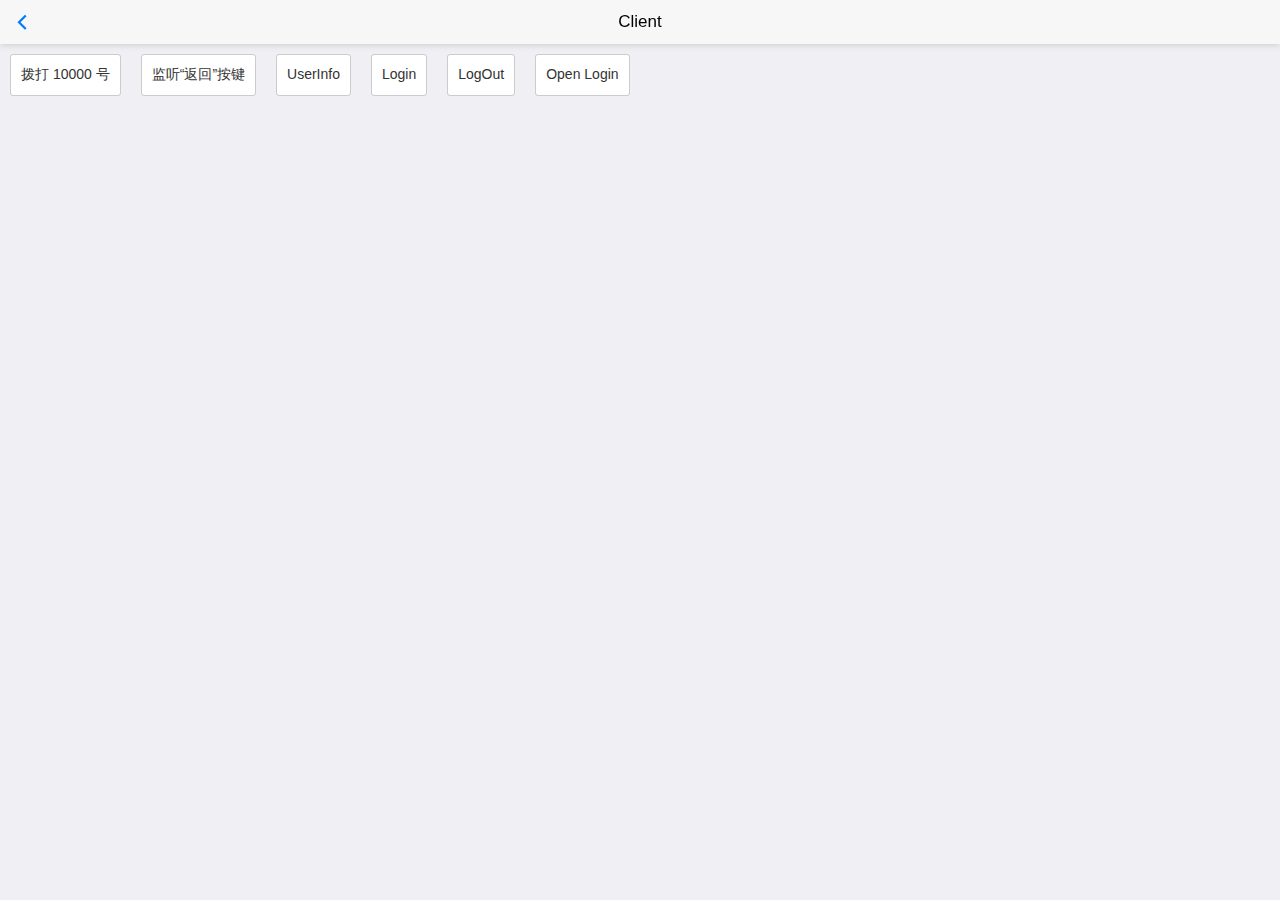
<file: client.html>
<!DOCTYPE html>
<html>
	<head>
	<meta charset="utf-8">
	<title>File Example</title>
		<meta name="viewport" content="width=device-width, initial-scale=1,maximum-scale=1, user-scalable=no">
		<meta name="apple-mobile-web-app-capable" content="yes">
		<meta name="apple-mobile-web-app-status-bar-style" content="black">

		<link rel="stylesheet" href="css/mui.min.css">
		<link rel="stylesheet" href="css/app.css">
    	<link href="css/1Km.css" rel="stylesheet"/>
		<script src="js/mui.min.js"></script>
		<script src="js/app.js"></script>
	<script type="text/javascript">
		mui.init();
		mui.plusReady(function(){
		    console.log("当前页面URL："+plus.webview.currentWebview().getURL());
		});
		// 扩展API加载完毕后调用onPlusReady回调函数 
		document.addEventListener( "plusready", onPlusReady, false );
		// 扩展API加载完毕，现在可以正常调用扩展API
		function onPlusReady() {
			plus.io.requestFileSystem( plus.io.PRIVATE_WWW, function( fs ) {
				// 可通过fs操作PRIVATE_WWW文件系统 
				// ......
			}, function ( e ) {
				alert( "Request file system failed: " + e.message );
			} );
		}
		
		// H5 plus事件处理
		function plusReady(){
			//alert( "IMEI: " + plus.device.imei ); //IOS不支持
			//alert( "Vendor: " + plus.device.vendor );
			alert( "uuid: "+plus.device.uuid );
			//plus.device.beep( 3 ); //发出蜂鸣声
			//plus.device.vibrate(2000); //震动
			alert("version:"+plus.os.vendor+" "+plus.os.version);//系统版本
			
			// 添加监听从系统消息中心点击某条消息启动应用事件
			plus.push.addEventListener( "click", function ( msg ) {
				// 分析msg.payload处理业务逻辑 
				alert( "You clicked: " + msg.content ); 
			}, false ); 
			
			plus.oauth.getServices( function(services){
				auths = services;
			}, function(e){
				alert( "获取分享服务列表失败："+e.message+" - "+e.code );
			} );
		}
		
		function dialTest() {
			plus.device.dial( "10000", false );
		}
		// 登录操作
		function authLogin(){
			var s = auths[2]; //0,QQ;1,微博;2,微信;
			if ( !s.authResult ) {
				s.login( function(e){
					alert( "登录认证成功！" );
				}, function(e){
					alert( "登录认证失败！" );
				} );
			}else{
				alert( "已经登录认证！" );
			}
		}
		// 获取登录用户信息操作
		function authUserInfo(){
			var s = auths[2];//0,QQ;1,微博;2,微信;
			if ( !s.authResult ) {
				alert("未授权登录！");
			} else {
				s.getUserInfo( function(e){
					alert( "获取用户信息成功："+JSON.stringify(s.userInfo) );
				}, function(e){
					alert( "获取用户信息失败："+e.message+" - "+e.code );
				} );
			}
		}
		// 注销所有授权登录认证服务
		function authLogout(){
			for ( var i in auths ) {
				var s = auths[i];
				if ( s.authResult ) {
					s.logout(function(e){
						alert( "注销登录认证成功！" );
					}, function(e){
						alert( "注销登录认证失败！" );
					});
				}
			}
		}
		// 打开登录页面
		function OpenLogin(){
			//打开发现页面
			  mui.openWindow({
			    url: 'login.html', 
			    id:'login',
			  	show:{
			  		aniShow:'slide-in-down',
					duration: 300
			  	},
			  });
		}
		// 监听“返回”按钮事件
//		function addEventTest() {
//			plus.key.addEventListener("backbutton",function(){
//				alert( "BackButton Key pressed!" );
//			});
//		}
//		
		
		if(window.plus){
			plusReady();
		}else{
			document.addEventListener("plusready",plusReady,false);
		}
	</script>
	</head>
	<body>
		<header class="mui-bar mui-bar-nav">
		    <a class="mui-action-back mui-icon mui-icon-left-nav mui-pull-left"></a>
		    <h1 class="mui-title">Client</h1>
		</header>
		<div class="mui-content" style="">
		    <button onclick="dialTest()" style="float:left;margin: 10px;padding: 10px;">拨打 10000 号</button>
			<button onclick="addEventTest()" style="float:left;margin: 10px;padding: 10px;">监听“返回”按键</button>
			<button onclick="authUserInfo()" style="float:left;margin: 10px;padding: 10px;">UserInfo</button>
			<button onclick="authLogin()" style="float:left;margin: 10px;padding: 10px;">Login</button>
			<button onclick="authLogout()" style="float:left;margin: 10px;padding: 10px;">LogOut</button>
			<button onclick="OpenLogin()" style="float:left;margin: 10px;padding: 10px;">Open Login</button>
		</div>
	</body>
</html>
</file>
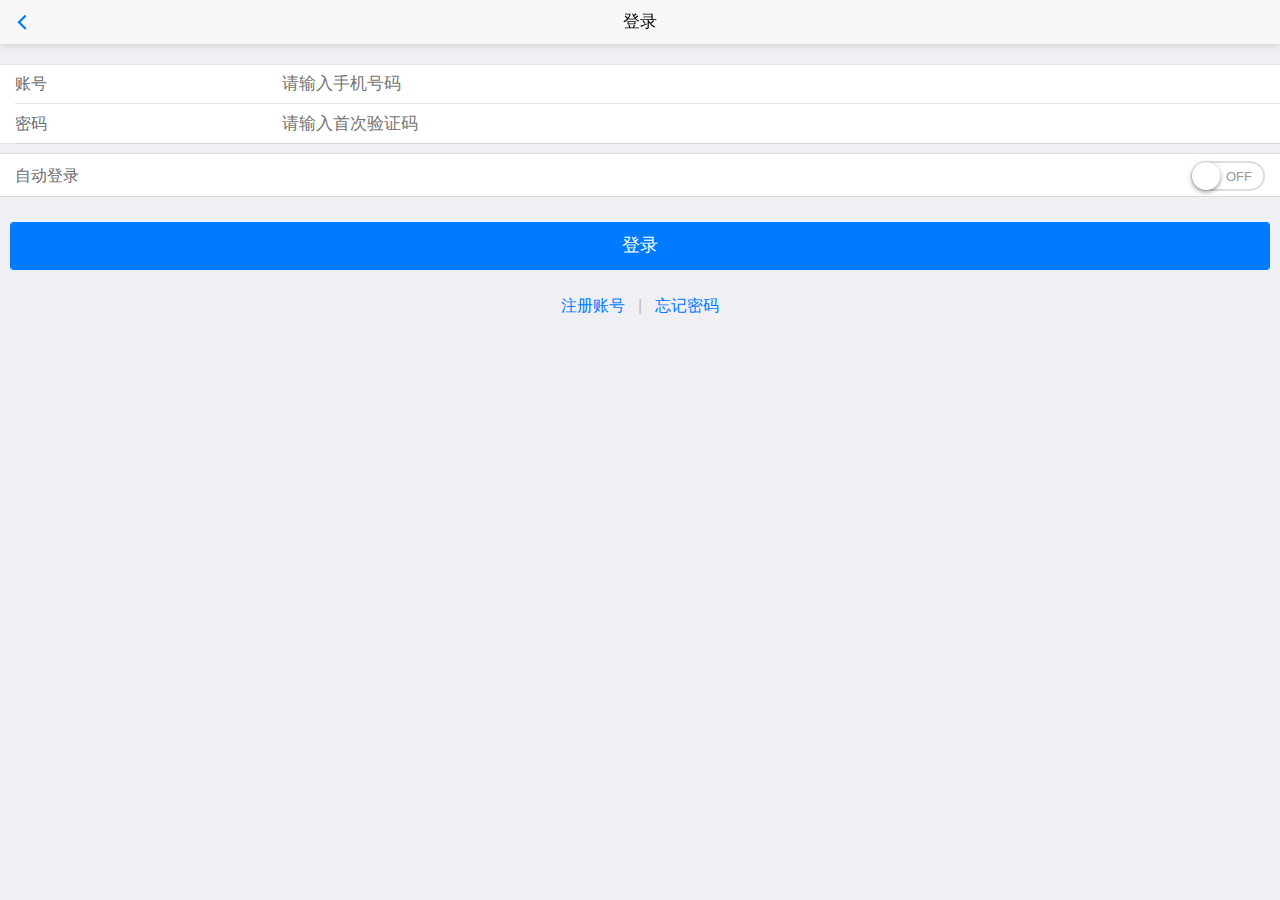
<file: login.html>
<!DOCTYPE html>
<html>
<head>
    <meta charset="UTF-8">
    <meta name="viewport" content="width=device-width,initial-scale=1,minimum-scale=1,maximum-scale=1,user-scalable=no" />
    <title></title>
    <script src="js/mui.min.js"></script>
    <link href="css/mui.min.css" rel="stylesheet"/>
    <link href="css/1Km.css" rel="stylesheet"/>
    <style>/*页面专用css*/
			.area {
				margin: 20px auto 0px auto;
			}
			.mui-input-group {
				margin-top: 10px;
			}
			.mui-input-group:first-child {
				margin-top: 20px;
			}
			.mui-input-group label {
				width: 22%;
			}
			.mui-input-row label~input,
			.mui-input-row label~select,
			.mui-input-row label~textarea {
				width: 78%;
			}
			.mui-checkbox input[type=checkbox],
			.mui-radio input[type=radio] {
				top: 6px;
			}
			.mui-content-padded {
				margin-top: 25px;
			}
			.mui-btn {
				padding: 10px;
			}
			.link-area {
				display: block;
				margin-top: 25px;
				text-align: center;
			}
			.spliter {
				color: #bbb;
				padding: 0px 8px;
			}
			.oauth-area {
				position: absolute;
				bottom: 20px;
				left: 0px;
				text-align: center;
				width: 100%;
				padding: 0px;
				margin: 0px;
			}
			.oauth-area .oauth-btn {
				display: inline-block;
				width: 50px;
				height: 50px;
				background-size: 30px 30px;
				background-position: center center;
				background-repeat: no-repeat;
				margin: 0px 20px;
				/*-webkit-filter: grayscale(100%); */
				
				border: solid 1px #ddd;
				border-radius: 25px;
			}
			.oauth-area .oauth-btn:active {
				border: solid 1px #aaa;
			}
	</style>
</head>
<body>
	<header class="mui-bar mui-bar-nav">
	    <a class="mui-action-back mui-icon mui-icon-left-nav mui-pull-left"></a>
	    <h1 class="mui-title">登录</h1>
	</header>
	<div class="mui-content">
	    <form id='login-form' class="mui-input-group">
				<div class="mui-input-row">
					<label>账号</label>
					<input id='account' type="text" class="mui-input-clear mui-input" placeholder="请输入手机号码">
				</div>
				<div class="mui-input-row">
					<label>密码</label>
					<input id='password' type="password" class="mui-input-clear mui-input" placeholder="请输入首次验证码">
				</div>
			</form>
			<form class="mui-input-group">
				<ul class="mui-table-view mui-table-view-chevron">
					<li class="mui-table-view-cell">
						自动登录
						<div id="autoLogin" class="mui-switch">
							<div class="mui-switch-handle"></div>
						</div>
					</li>
				</ul>
			</form>
			<div class="mui-content-padded">
				<button id='login' class="mui-btn mui-btn-block mui-btn-primary">登录</button>
				<div class="link-area"><a id='reg'>注册账号</a> <span class="spliter">|</span> <a id='forgetPassword'>忘记密码</a>
				</div>
			</div>
			<div class="mui-content-padded oauth-area">

			</div>
	</div>
	<script src="js/mui.enterfocus.js"></script>
	<script src="js/app.js"></script>
	<script>
		(function($, doc) {
			$.init({
				statusBarBackground: '#f7f7f7'
			});
			$.plusReady(function() {
				plus.screen.lockOrientation("portrait-primary");
				var settings = app.getSettings();
				var state = app.getState();
				var mainPage = $.preload({
					"id": 'main',
					"url": 'Main.html'
				});
				var toMain = function() {
					$.fire(mainPage, 'show', null);
					setTimeout(function() {
						$.openWindow({
							id: 'main',
							show: {
								aniShow: 'pop-in'
							},
							waiting: {
								autoShow: false
							}
						});
					}, 0);
				};
				//检查 "登录状态/锁屏状态" 开始
				if (settings.autoLogin && state.token && settings.gestures) {
					$.openWindow({
						url: 'unlock.html',
						id: 'unlock',
						show: {
							aniShow: 'pop-in'
						},
						waiting: {
							autoShow: false
						}
					});
				} else if (settings.autoLogin && state.token) {
					toMain();
				} else {
					//第三方登录
					var auths = {};
					var oauthArea = doc.querySelector('.oauth-area');
					plus.oauth.getServices(function(services) {
						for (var i in services) {
							var service = services[i];
							auths[service.id] = service;
							var btn = document.createElement('div');
							btn.setAttribute('class', 'oauth-btn');
							btn.authId = service.id;
							btn.style.backgroundImage = 'url("images/' + service.id + '.png")'
								//alert(service.id);
								//btn.innerText = service.description + "登录";
							oauthArea.appendChild(btn);
						}
						$(oauthArea).on('tap', '.oauth-btn', function() {
							var auth = auths[this.authId];
							var waiting = plus.nativeUI.showWaiting();
							auth.login(function() {
								waiting.close();
								plus.nativeUI.toast("登录认证成功");
								//alert(JSON.stringify(auth.authResult));
								auth.getUserInfo(function() {
									plus.nativeUI.toast("获取用户信息成功");
									//alert(JSON.stringify(auth.userInfo));
									var name = auth.userInfo.nickname || auth.userInfo.name;
									app.createState(name, function() {
										toMain();
									});
								}, function(e) {
									plus.nativeUI.toast("获取用户信息失败：" + e.message);
								});
							}, function(e) {
								waiting.close();
								plus.nativeUI.toast("登录认证失败：" + e.message);
							});
						});
					}, function(e) {
						oauthArea.style.display = 'none';
						plus.nativeUI.toast("获取登录认证失败：" + e.message);
					});
				}
				// close splash
				setTimeout(function() {
					//关闭 splash
					plus.navigator.closeSplashscreen();
				}, 600);
				//检查 "登录状态/锁屏状态" 结束
				var loginButton = doc.getElementById('login');
				var accountBox = doc.getElementById('account');
				var passwordBox = doc.getElementById('password');
				var autoLoginButton = doc.getElementById("autoLogin");
				var regButton = doc.getElementById('reg');
				var forgetButton = doc.getElementById('forgetPassword');
				loginButton.addEventListener('tap', function(event) {
					var loginInfo = {
						account: accountBox.value,
						password: passwordBox.value
					};
					app.login(loginInfo, function(err) {
						if (err) {
							plus.nativeUI.toast(err);
							return;
						}
						toMain();
					});
				});
				$.enterfocus('#login-form input', function() {
					$.trigger(loginButton, 'tap');
				});
				autoLoginButton.classList[settings.autoLogin ? 'add' : 'remove']('mui-active')
				autoLoginButton.addEventListener('toggle', function(event) {
					setTimeout(function() {
						var isActive = event.detail.isActive;
						settings.autoLogin = isActive;
						app.setSettings(settings);
					}, 50);
				}, false);
				regButton.addEventListener('tap', function(event) {
					$.openWindow({
						url: 'reg.html',
						id: 'reg',
						show: {
							aniShow: 'pop-in'
						},
						styles: {
							popGesture: 'hide'
						},
						waiting: {
							autoShow: false
						}
					});
				}, false);
				forgetButton.addEventListener('tap', function(event) {
					$.openWindow({
						url: 'forget_password.html',
						id: 'forget_password',
						show: {
							aniShow: 'pop-in'
						},
						styles: {
							popGesture: 'hide'
						},
						waiting: {
							autoShow: false
						}
					});
				}, false);
				//
				window.addEventListener('resize', function() {
					oauthArea.style.display = document.body.clientHeight > 400 ? 'block' : 'none';
				}, false);
				//
				var backButtonPress = 0;
				$.back = function(event) {
					backButtonPress++;
					if (backButtonPress > 1) {
						plus.runtime.quit();
					} else {
						plus.nativeUI.toast('再按一次退出应用');
					}
					setTimeout(function() {
						backButtonPress = 0;
					}, 1000);
					return false;
				};
			});
		}(mui, document));
	</script>
</body>
</html>
</file>
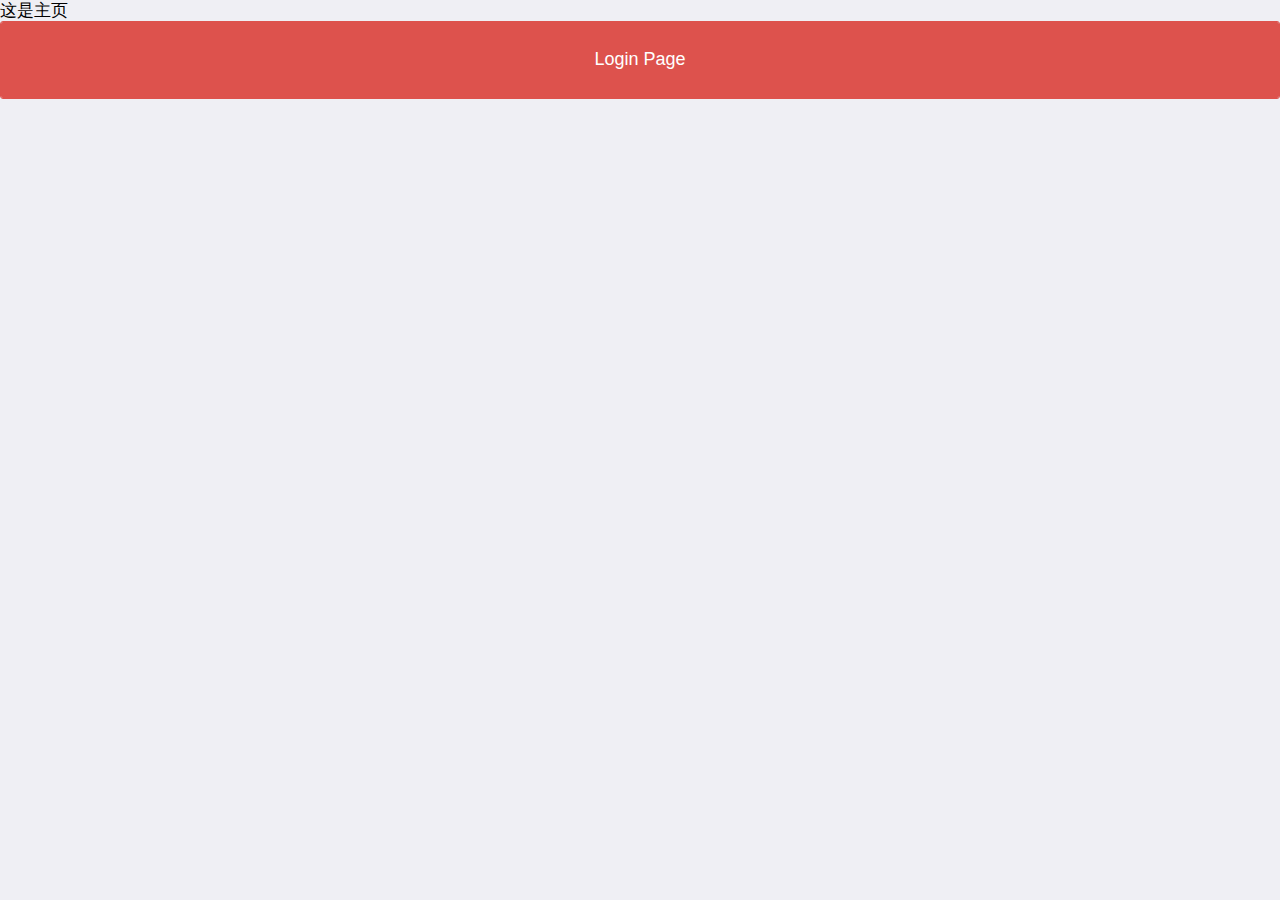
<file: main.html>
<!DOCTYPE html>
<html>
<head>
    <meta charset="utf-8">
    <meta name="viewport" content="width=device-width,initial-scale=1,minimum-scale=1,maximum-scale=1,user-scalable=no" />
    <title></title>
    <script src="js/mui.min.js"></script>
    <link href="css/mui.min.css" rel="stylesheet"/>
</head>
<body>
	<div class="mui-content">
	    <div id="index">这是主页</div>
	    
		<a id="loginpage" class="mui-btn mui-btn-danger mui-btn-block" style="padding: 25px;">Login Page</a>
		<br />
	</div>
	<script src="js/app.js"></script>
	<script src="js/update.js" type="text/javascript" charset="utf-8"></script>
    <script type="text/javascript" charset="utf-8">
			var index_left = null,
				index_right = null,
				main = null;
			var showLeft = false,
				showRight = false;
      	mui.init({
				swipeBack: false,
				statusBarBackground: '#f7f7f7',
				gestureConfig: {
					doubletap: true
				},
      	);
			mui.plusReady(function() {
				//仅支持竖屏显示
				plus.screen.lockOrientation("portrait-primary");
				main = plus.webview.currentWebview();
				main.addEventListener('maskClick', closeRight);
				main.addEventListener('swipeleft', closeRight);
				
				//处理侧滑导航，为了避免和子页面初始化等竞争资源，延迟加载侧滑页面；
				setTimeout(function() {
					index_right = mui.preload({
						id: 'index_right',
						url: 'index_right.html',
						styles: {
							right: 0,
							width: '68%',
							zindex: -1
						},
						show: {
							aniShow: 'none'
						}
					});
					login = mui.preload({
						id: 'login',
						url: 'login.html',
						styles: {
							right: 0,
							width: '100%',
							zindex: -1
						},
						show: {
							aniShow: 'none'
						}
					})
				}, 200);
			});
			//tap为mui封装的单击事件，可参考手势事件章节
			document.getElementById('loginpage').addEventListener('tap', function() {
			  //打开我页面
			  mui.openWindow({
			    url: 'login.html', 
			    id:'login',
			  	show:{
			  		aniShow:'slide-in-left',
					duration: 300
			  	},
			  });
			});	
    </script>
</body>
</html>
</file>
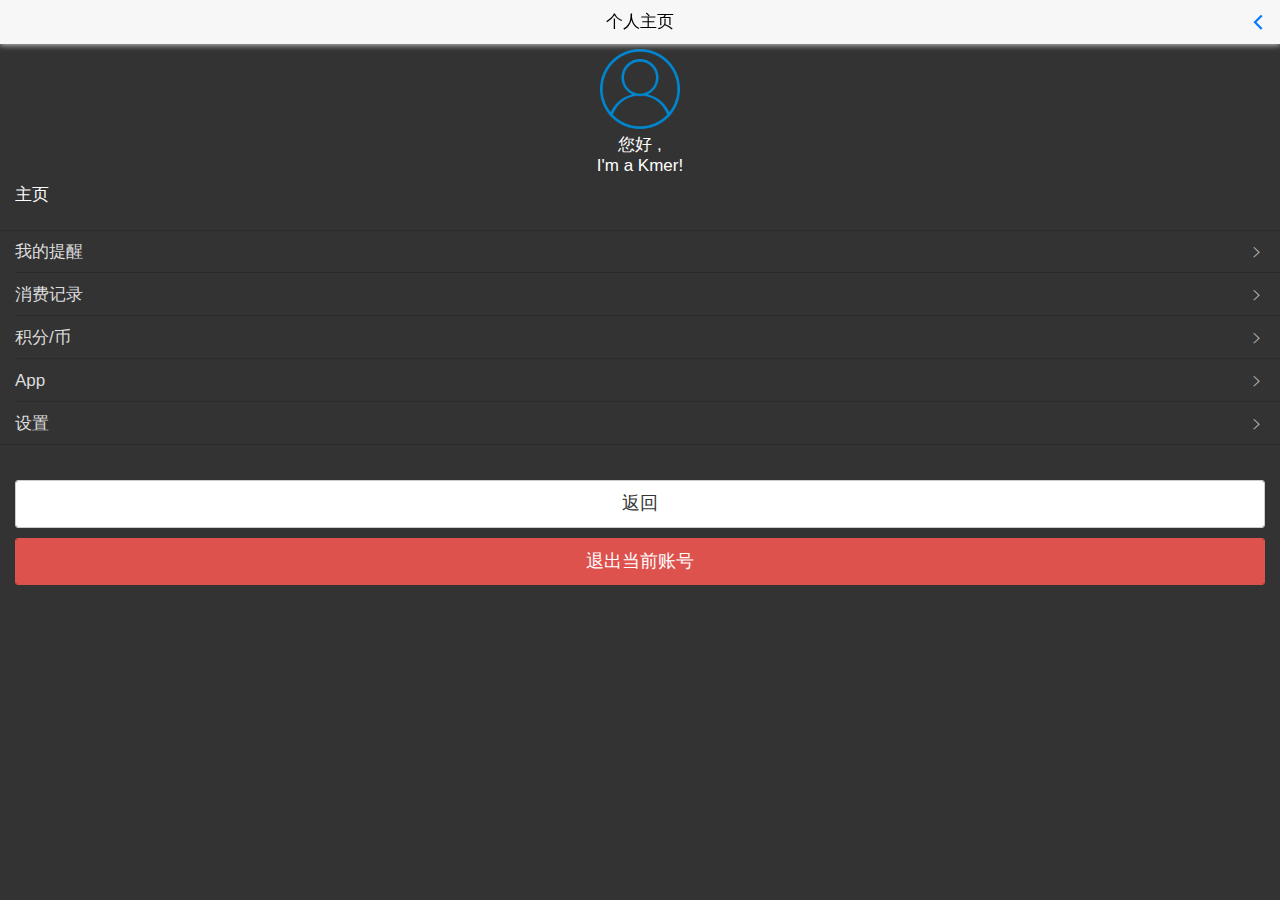
<file: profile.html>
<!DOCTYPE html>
<html>
	<head>
		<meta charset="utf-8">
		<title>个人主页</title>
		<meta name="viewport" content="initial-scale=1,maximum-scale=1,user-scalable=no">
		<meta name="apple-mobile-web-app-capable" content="yes">
		<meta name="apple-mobile-web-app-status-bar-style" content="black">
		<link rel="stylesheet" href="css/mui.min.css">
		<style type="text/css">
			body,.mui-content{
			  	background-color: #333;
			  	color:#fff;
			  }
			  .title{
			  	margin: 35px 15px 10px;
			  }
			  .title+.content{
			  	margin: 10px 15px 35px;
			  	color: #bbb;
			  	text-indent: 1em;
			  	font-size: 14px;
			  	line-height: 24px;
			  }
			  .mui-table-view{
			  	margin-bottom: 35px;
			  }
			.headpic{
				width: 100%;
				height: 130px;
				float: left;
				margin: 5px auto;
				text-align: center;
				border: 0px solid #FF0000;
			}
			
			.headpic img{
				width: 80px;
			}
		</style>
	</head>

	<body>
		<header class="mui-bar mui-bar-nav">
			<a class="mui-action-back mui-icon mui-icon-left-nav mui-pull-right"></a>
			<h1 class="mui-title">个人主页</h1>
		</header>
		<div class="mui-content">
			<div class="headpic">
				<img src="images/user-photo.png"><br/>
				您好 ,<span id="account"></span><br/>
				I'm a Kmer!
			</div>
			<div class="title" style="margin-bottom: 25px;">主页</div>
			<ul class="mui-table-view mui-table-view-chevron mui-table-view-inverted" style="color: #ddd;">
				<li class="mui-table-view-cell">
					<a class="mui-navigate-right" open-type="common" href="examples/pullrefresh_main.html">
						我的提醒
					</a>
				</li>
				<li class="mui-table-view-cell">
					<a class="mui-navigate-right" open-type="common" href="examples/offcanvas-drag-left.html">
						消费记录
					</a>
				</li>
				<li class="mui-table-view-cell">
					<a class="mui-navigate-right" href="examples/switches.html">
						积分/币
					</a>
				</li>
				<li class="mui-table-view-cell">
					<a class="mui-navigate-right" href="examples/tableviews-with-swipe.html">
						App
					</a>
				</li>
				<li class="mui-table-view-cell">
					<a class="mui-navigate-right" href="examples/tab-with-viewpagerindicator.html">
						设置
					</a>
				</li>
			</ul>
			<p style="margin: 10px 15px;">
				<button id="close-btn" type="button" class="mui-action-back mui-btn mui-btn-block" style="padding: 10px 20px;">返回</button>
			</p>
			<p style="margin: 10px 15px;">
				<a id="exit" class="mui-btn mui-btn-danger mui-btn-block" style="padding: 10px 20px;">退出当前账号</a>
			</p>
		</div>
		<script src="js/mui.min.js"></script>
		<script src="js/app.js"></script>
		<script type="text/javascript" charset="utf-8">
			mui.init({
				swipeBack: false,
				statusBarBackground: '#f7f7f7',
				gestureConfig: {
					doubletap: true
				}
			);
		
			//用户信息
			var settings = app.getSettings();
			var account = document.getElementById('account');
			var state = app.getState();
			
				if(app.getState()){
					account.innerText = state.account;
				}else{
					account.innerText = '访客';
					mui.openWindow({
					    url: 'login.html', 
					    id:'login',
					  	show:{
					  		aniShow:'slide-in-left',
							duration: 300
					  	},
					  });
					
				};
			
			var aniShow = "slide-in-right";
			//关于backbutton和menubutton两个按键的说明，在iOS平台不存在，故需隐藏
			if(!mui.os.android){
				var span = document.getElementById("android-only")
				if(span){
					span.style.display = "none";
				}
				aniShow = "pop-in";
			}
			var subWebview=null,template=null,index=null;
			mui.plusReady(function () {
				//获得主页面webview引用；
				index = plus.webview.currentWebview().opener();
			})
			mui(".mui-table-view').on('tap', 'a', function() {
				var id = this.getAttribute("href");
				var type = this.getAttribute("open-type");
				var href = this.href;
				if(type=="common"||mui.os.ios){
					var webview_style = {
						popGesture: "close"
					};
					mui.openWindow({
						id: id,
						url: href,
						styles: webview_style,
						show: {
							aniShow: aniShow
						},
						waiting: {
							autoShow: false
						}
					});
				}else{
					var href = this.href;
					var title = this.innerText;
					template = plus.webview.getWebviewById("default-main");
					//获得共用子webview
					subWebview = template.children()[0];
					
					//通知模板修改标题，并显示隐藏右上角图标；
					mui.fire(template,'updateHeader',{title:title,showLeft:false});
					if (subWebview.getURL() != href) {
						subWebview.loadURL(href);
					} else {
						 subWebview.show();
					}
					template.show('slide-in-right', 150);
				}
			});
			
			/**
			 * 关闭侧滑页面
			 */
			function close() {
				mui.fire(mui.currentWebview.opener(),"index_left:close");
			}
			
			//点击“关闭侧滑菜单”按钮处理逻辑
			document.getElementById("close-btn").addEventListener("tap",close);
			//在android4.4.2中的swipe事件，需要preventDefault一下，否则触发不正常
			window.addEventListener('dragstart',function(e){
				mui.gestures.touch.lockDirection = true; //锁定方向
				mui.gestures.touch.startDirection = e.detail.direction;
			});
			window.addEventListener('dragleft', function(e) {
				if(!mui.isScrolling){
					e.detail.gesture.preventDefault();	
				}
			});
			//监听左滑事件，若菜单已展开，左滑要关闭菜单；
			window.addEventListener("swipeleft",function (e) {
				if(Math.abs(e.detail.angle)>170){
					close();						
				}
			});
			
			
		 	//退出操作******************
			document.getElementById('exit').addEventListener('tap', function() {
				if (mui.os.ios) {
					app.setState({});
					mui.openWindow({
						url: 'login.html',
						id: 'login',
						show: {
							aniShow: 'pop-in'
						},
						waiting: {
							autoShow: false
						}
					});
					return;
				}
				var btnArray = [{
					title: "注销当前账号"
				}, {
					title: "直接关闭应用"
				}];
				plus.nativeUI.actionSheet({
					cancel: "取消",
					buttons: btnArray
				}, function(event) {
					var index = event.index;
					switch (index) {
						case 1:
							app.setState({});
							mui.openWindow({
								url: 'login.html',
								id: 'login',
								show: {
									aniShow: 'pop-in'
								},
								waiting: {
									autoShow: false
								}
							});
							break;
						case 2:
							plus.runtime.quit();
							break;
					}
				});
			}, false);
			
		</script>
	</body>

</html>
</file>
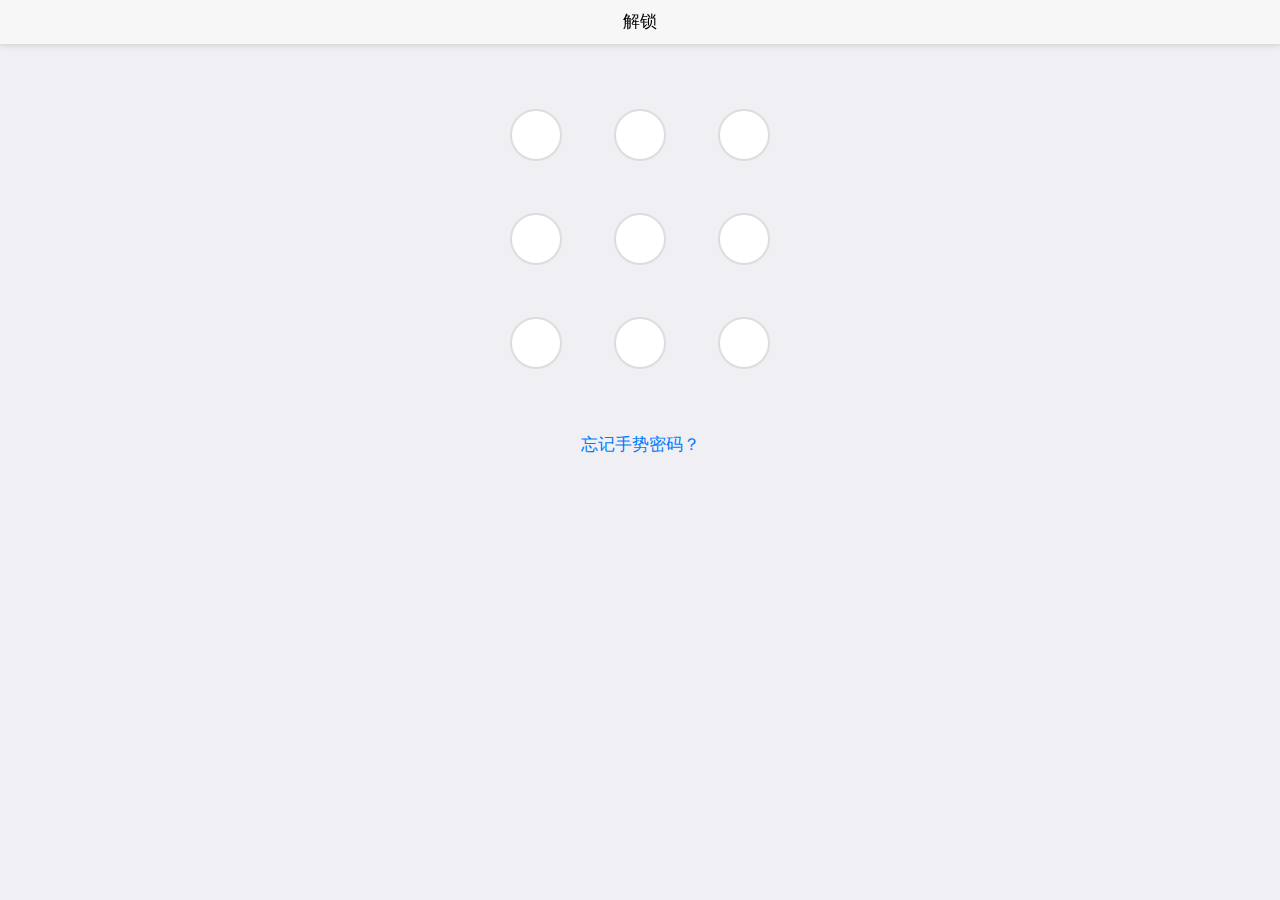
<file: unlock.html>
<!DOCTYPE html>
<html>

	<head>
		<meta charset="utf-8">
		<meta name="viewport" content="width=device-width,initial-scale=1,minimum-scale=1,maximum-scale=1,user-scalable=no" />
		<title></title>
		<link href="css/mui.min.css" rel="stylesheet" />
		<style>
			html,
			body {
				background-color: #efeff4;
				overflow: hidden;
			}
			.mui-locker {
				margin: 35px auto;
			}
			#forget {
				display: block;
				margin-top: 10px;
				text-align: center;
			}
		</style>
	</head>

	<body>
		<header class="mui-bar mui-bar-nav">
			<h1 class="mui-title">解锁</h1>
		</header>
		<div class="mui-content">
			<div class="mui-content-padded" style="margin: 10px 0px;">
				<div class="mui-locker" data-locker-options='{"ringColor":"rgba(221,221,221,1)","fillColor":"#ffffff","pointColor":"rgba(0,136,204,1)","lineColor":"rgba(0,136,204,1)"}' data-locker-width='320' data-locker-height='320'>
				</div>
			</div>
			<a id='forget'>忘记手势密码？</a>
		</div>
		<script src="js/mui.min.js"></script>
		<script src="js/mui.locker.js"></script>
		<script src="js/app.js"></script>

		<script>
			(function($, doc) {
				$.init();
				$.plusReady(function() {
					var mainPage = $.preload({
						"id": 'main',
						"url": 'main.html'
					});
					var toMain = function() {
						$.fire(mainPage, 'show', null);
						setTimeout(function() {
							$.openWindow({
								id: 'main',
								show: {
									aniShow: 'pop-in'
								},
								waiting: {
									autoShow: false
								}
							});
						}, 0);
					};
					var settings = app.getSettings();
					var forgetButton = doc.getElementById("forget");
					var locker = doc.querySelector('.mui-locker');
					var clearStateAndToLogin = function() {
						settings.gestures = '';
						settings.autoLogin = false;
						app.setSettings(settings);
						var state = app.getState();
						state.token = '';
						app.setState(state);
						$.openWindow({
							url: 'login.html',
							id: 'login',
							show: {
								aniShow: 'pop-in'
							},
							waiting: {
								autoShow: false
							}
						});
					};
					forgetButton.addEventListener('tap', function(event) {
						clearStateAndToLogin();
					});
					var tryNumber = 5;
					locker.addEventListener('done', function(event) {
						var rs = event.detail;
						if (settings.gestures == rs.points.join('')) {
							toMain()
							rs.sender.clear();
						} else {
							tryNumber--;
							rs.sender.clear();
							if (tryNumber > 0) {
								plus.nativeUI.toast('解锁手势错误，还能尝试 ' + tryNumber + ' 次。');
							} else {
								clearStateAndToLogin();
							}
						}
					}, false);
					var backButtonPress = 0;
					$.back = function(event) {
						backButtonPress++;
						if (backButtonPress > 1) {
							plus.runtime.quit();
						} else {
							plus.nativeUI.toast('再按一次退出应用');
						}
						setTimeout(function() {
							backButtonPress = 0;
						}, 1000);
						return false;
					};
				});
			}(mui, document));
		</script>
	</body>

</html>
</file>
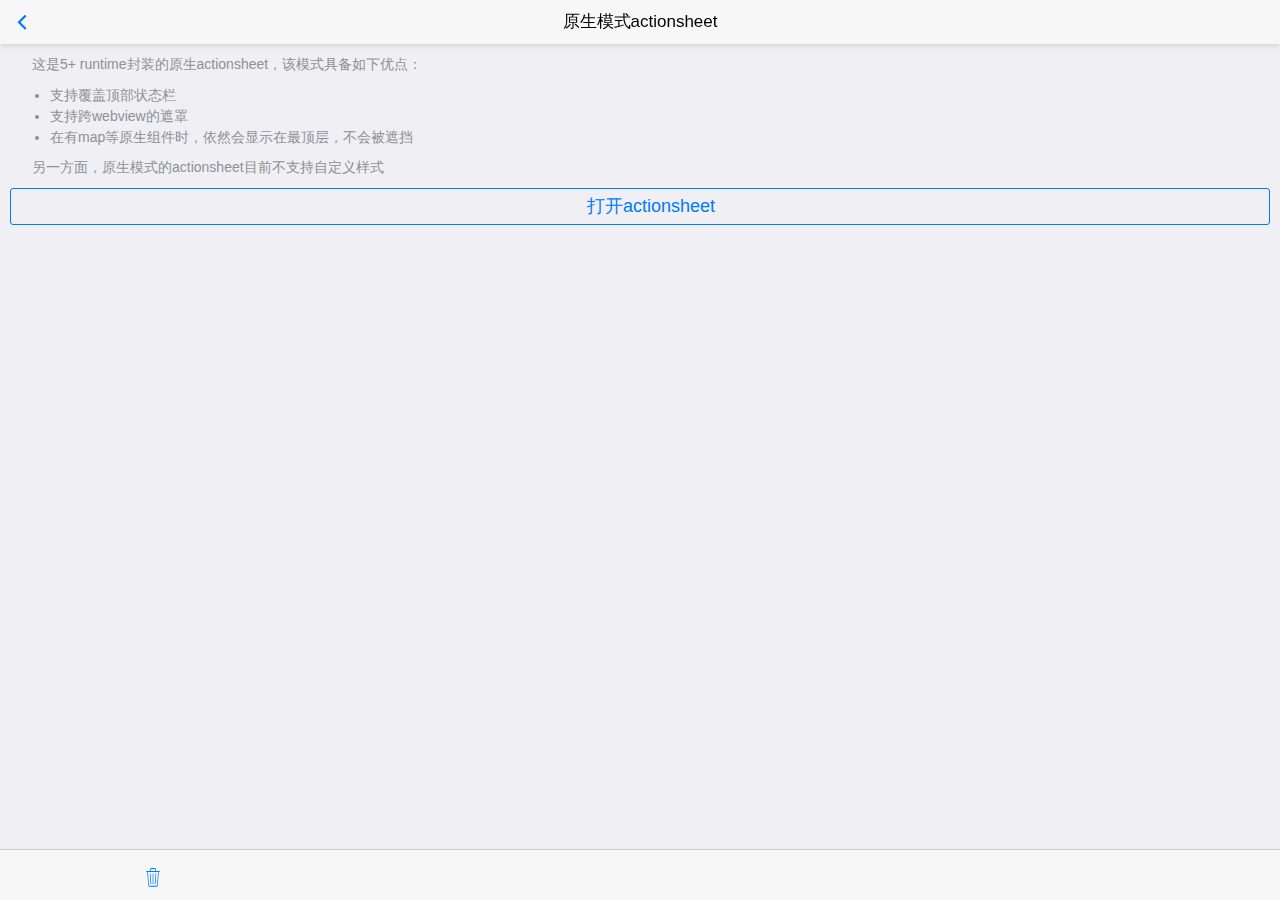
<file: examples/actionsheet-plus.html>
<!DOCTYPE html>
<html>

	<head>
		<meta charset="utf-8">
		<title>Hello MUI</title>
		<meta name="viewport" content="width=device-width, initial-scale=1,maximum-scale=1,user-scalable=no">
		<meta name="apple-mobile-web-app-capable" content="yes">
		<meta name="apple-mobile-web-app-status-bar-style" content="black">

		<!--标准mui.css-->
		<link rel="stylesheet" href="../css/mui.min.css">
		<!--App自定义的css-->
		<link rel="stylesheet" type="text/css" href="../css/app.css"/>
		<style>
			p {
				text-indent: 22px;
			}
			span.mui-icon {
				font-size: 14px;
				color: #007aff;
				margin-left: -15px;
				padding-right: 10px;
			}
			#info{
		  		padding: 20px 10px ;
		  	}
		  	.des{
		  		margin: .5em 0;
		  	}
		  	.des>li{
		  		font-size: 14px;
				color: #8f8f94;
		  	}
		</style>
	</head>

	<body>

		<header class="mui-bar mui-bar-nav">
			<a class="mui-action-back mui-icon mui-icon-left-nav mui-pull-left"></a>
			<h1 class="mui-title">原生模式actionsheet</h1>
		</header>
		<nav class="mui-bar mui-bar-tab">
			<a id="delete-btn" class="mui-tab-item">
				<span class="mui-icon mui-icon-trash"></span>
			</a>
			<a class="mui-tab-item" href="#">
			</a>
			<a class="mui-tab-item" href="#">
			</a>
			<a class="mui-tab-item" href="#">
			</a>
		</nav>
		<div class="mui-content">
			<div class="mui-content-padded">
				<p>这是5+ runtime封装的原生actionsheet，该模式具备如下优点：</p>
				<ul class="des">
					<li>支持覆盖顶部状态栏</li>
					<li>支持跨webview的遮罩</li>
					<li>在有map等原生组件时，依然会显示在最顶层，不会被遮挡</li>
				</ul>	
				<p>另一方面，原生模式的actionsheet目前不支持自定义样式</p>	
				
				<p>
					<a id="picture-btn" class="mui-btn mui-btn-primary mui-btn-block mui-btn-outlined" style="padding: 5px 20px;">打开actionsheet</a>
				</p>
			</div>
		</div>
		<p id="info"></p>
	</body>
	<script src="../js/mui.min.js"></script>
	<script>
		mui.init({
			swipeBack:true //启用右滑关闭功能
		});
		mui('body').on('shown', '.mui-popover', function(e) {
			//console.log('shown', e.detail.id);//detail为当前popover元素
		});
		mui('body').on('hidden', '.mui-popover', function(e) {
			//console.log('hidden', e.detail.id);//detail为当前popover元素
		});
		var info = document.getElementById("info");
		document.getElementById("picture-btn").addEventListener('tap',function () {
			var btnArray = [{title:"拍照或录像"},{title:"选取现有的"}];
			plus.nativeUI.actionSheet( {
				title:"选择照片",
				cancel:"取消",
				buttons:btnArray
			}, function(e){
				var index = e.index;
				var text = "你刚点击了\"";
				switch (index){
					case 0:
						text += "取消";
						break;
					case 1:
						text += "拍照或录像";
						break;
					case 2:
						text += "选取现有的";
						break;
				}
				info.innerHTML = text+"\"按钮";
			} );
		});
		document.getElementById("delete-btn").addEventListener('tap',function () {
			var btnArray = [{title:"删除信息",style:"destructive"}];
			plus.nativeUI.actionSheet( {
				cancel:"取消",
				buttons:btnArray
			}, function(e){
				var index = e.index;
				var text = "你刚点击了\"";
				switch (index){
					case 0:
						text += "取消";
						break;
					case 1:
						text += "删除信息";
						break;
				}
				info.innerHTML = text+"\"按钮";
			} );
		});
	</script>

</html>
</file>
<file: css/app.css>
/*
 *这是单独为hello mui准备的个性化css，可以覆盖标准mui的css定义；
 * 在实际项目开发时，建议为App单独写一个css文件，从而实现项目的自定义皮肤功能；
 * 
 * */
.mui-plus.mui-android header.mui-bar{
	display: none;
}
.mui-plus.mui-android .mui-bar-nav~.mui-content{
	padding: 0;
}
</file>
<file: css/1Km.css>
* {
	-webkit-user-select: none;
	-ms-touch-select: none;
/*
	-ms-touch-action: none;
*/
}
html {
	width: 100%;
	height: 100%;
}
body {
	margin: 0;
	padding: 0;
	width: 100%;
	height: 100%;
	font-family: Arial;
	font-size:16px;
	color: #6c6c6c;
	-webkit-touch-callout:none;
	-webkit-tap-highlight-color:rgba(0,0,0,0);
	-webkit-text-size-adjust:none;
}

header {
	width: 100%;
	height: 44px;
	position: fixed;
	top: 0;
	left: 0;
	font-size: 20px;
	text-align: center;
	line-height: 44px;
	background: #fff;
	z-index: 9999;
	border-bottom: 1px solid rgba(204,204,204,0.8);
	-ms-touch-action: none;
}

.mui-content{height: 100%;}

#footer {
	width: 100%;
	height: 50px;
	position: fixed;
	bottom: 0;
	text-align: center;
	background: #fff;
	z-index: 9999;
	border-top: 1px solid rgba(204,204,204,0.8);
	-ms-touch-action: none;
	padding-top: 5px;
}
#footer ul{
	padding:0px;
	list-style: none;
	border: 0px solid #FF0000;
	margin: 0px auto;
	height: 50px;
	bottom: 0;
	width: 99%;
	display:block;
}
#footer li{
	width:24%;
	margin-left: 0px;
	float: left;
	color:#333;
}
#footer li div{
	color: #333;
	text-align: center;
	font-style: initial;
	font-size: 12px;
}
</file>
